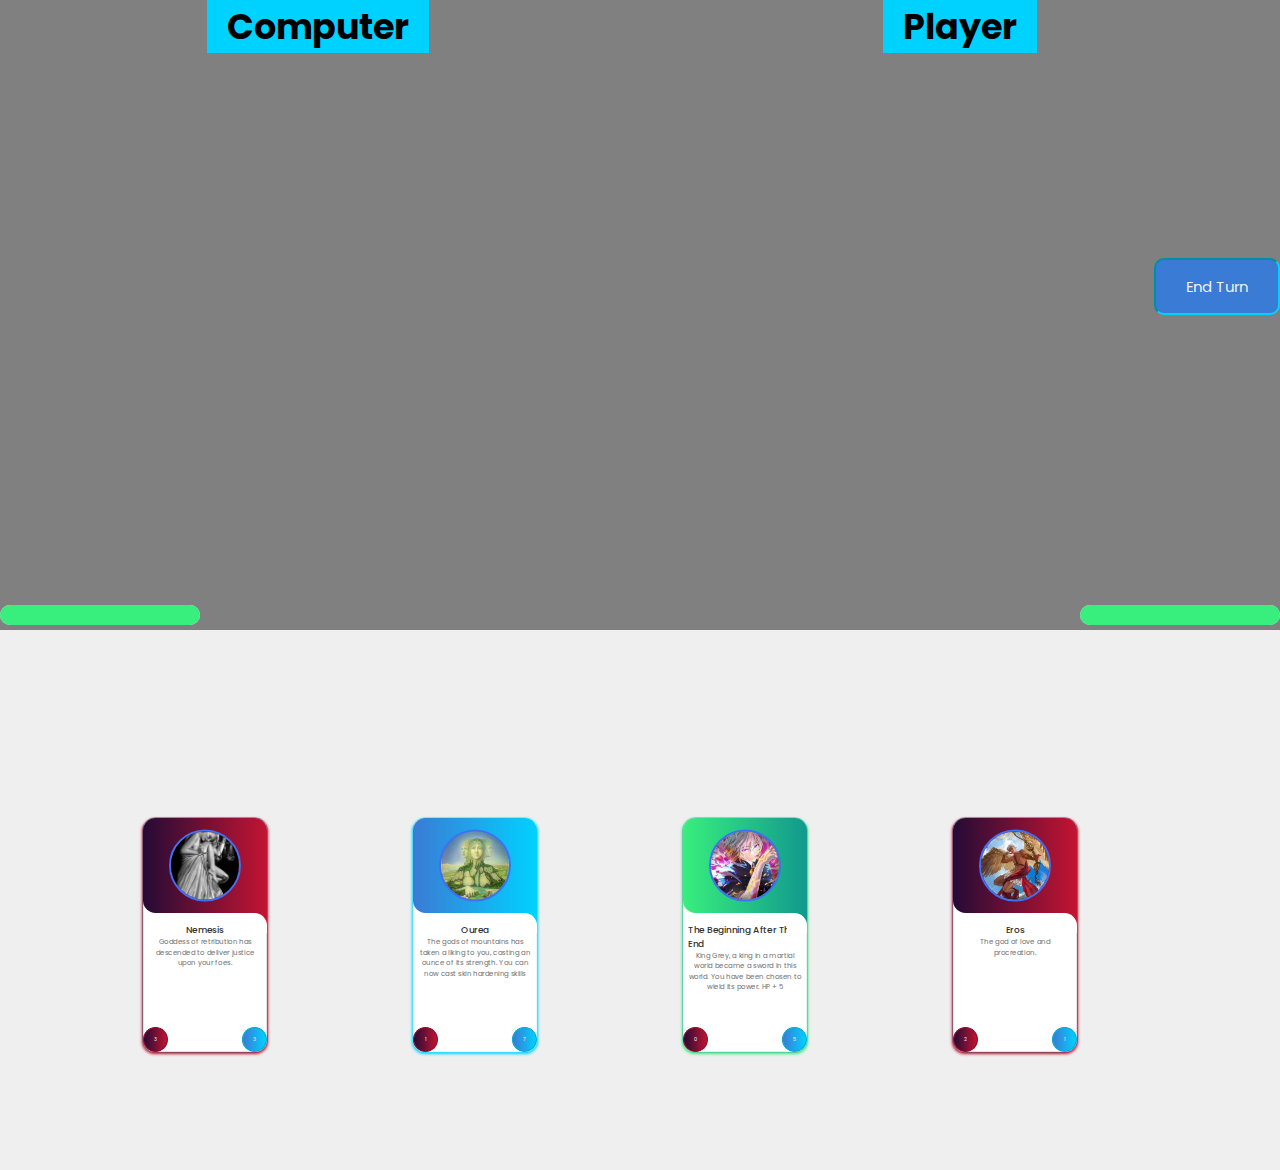
<file: index.html>
<!DOCTYPE html>
<html lang="en">
  <head>
    <meta charset="UTF-8" />
    <meta http-equiv="X-UA-Compatible" content="IE=edge" />
    <meta name="viewport" content="width=device-width, initial-scale=1.0" />
    <title>Document</title>

    <link rel="stylesheet" href="style.css" />

    <!-- Module type allows you to use module syntax -->
    <!-- <script src="./cardsData.js" type="module"></script>
    <script src="./cardGenerator.js" type="module"></script> -->
    <script src="script.js" type="module"></script>
  </head>
  <body>
    <div class="container">
      <div id="character"></div>

      <div id="deck">
        <div id="computer-deck">
          <h1>Computer</h1>
        </div>

        <div class="hp-bar">
          <div class="hp-bar-inner" id="computer-hp"></div>
        </div>
        <div id="player-deck">
          <h1>Player</h1>
        </div>
        <div class="hp-bar">
          <div class="hp-bar-inner" id="player-hp"></div>
        </div>
        <div id="msg"></div>
        <button>End turn</button>
      </div>
      <div id="computer-cards"></div>
      <div id="cards"></div>

      <!-- <div id="left-arrow"><</div>
      <div id="right-arrow">></div> -->
    </div>
  </body>
</html>
</file>
<file: style.css>
@import url('https://fonts.googleapis.com/css2?family=Merriweather:wght@300;400;700&family=Poppins:wght@100;300;500&family=Source+Code+Pro:wght@200;400;600&display=swap');

* {
  padding: 0;
  margin: 0;
  box-sizing: border-box;
  font-family: 'Poppins', sans-serif;
  font-size: 10px;
}

body {
  /* display: flex;
  align-items: center;
  justify-content: center; */
  background-color: #efefef;
  position: relative;
  overflow: hidden;
  height: 100vh;
  width: 100%;
}

.container {
  display: flex;
  flex-direction: column;
  align-items: center;
}

.container h1 {
  font-size: 3.5rem;
}

.buff-msg {
  font-size: 1.8rem;
  color: #efefef;
  text-align: center;
  padding: 1rem;
  border-radius: 15px;
  position: fixed;
  top: 20%;
  letter-spacing: 2px;
  background: linear-gradient(to right, #240b36, #c31432);
  transform: translateX(50%);
}

.player-msg {
  right: 30%;
  top: 30%;
}

#msg {
  position: absolute;
  top: 10%;
}

#character {
  background-color: aquamarine;
}

#cards {
  max-width: 1120px;
  width: 100%;
  display: flex;
  gap: 2rem;
  /* flex-wrap: wrap; */
  position: absolute;
  bottom: -30%;
}

.attack-background {
  background: #c31432;
  background: -webkit-linear-gradient(to right, #240b36, #c31432);
  background: linear-gradient(to right, #240b36, #c31432);
}
.cards-attack {
  border: 1px solid #240b36;
  box-shadow: 0 3px 6px #c31432;
  height: 100%;
  width: 100%;
  border-radius: 5px;
}

.cards-buff {
  border: 1px solid #11998e;
  box-shadow: 0 3px 6px #38ef7d;
  height: 100%;
  width: 100%;
  border-radius: 5px;
}

.buff-background {
  background: #11998e; /* fallback for old browsers */
  background: -webkit-linear-gradient(
    to right,
    #38ef7d,
    #11998e
  ); /* Chrome 10-25, Safari 5.1-6 */
  background: linear-gradient(
    to right,
    #38ef7d,
    #11998e
  ); /* W3C, IE 10+/ Edge, Firefox 16+, Chrome 26+, Opera 12+, Safari 7+ */
}

.defense-background {
  background: #00d2ff; /* fallback for old browsers */
  background: -webkit-linear-gradient(
    to right,
    #3a7bd5,
    #00d2ff
  ); /* Chrome 10-25, Safari 5.1-6 */
  background: linear-gradient(
    to right,
    #3a7bd5,
    #00d2ff
  ); /* W3C, IE 10+/ Edge, Firefox 16+, Chrome 26+, Opera 12+, Safari 7+ */
}

.cards-defense {
  border: 1px solid #00d2ff;
  box-shadow: 0 3px 6px #00d2ff;
  height: 100%;
  width: 100%;
  border-radius: 5px;
}

.wild-card-background {
  background: #3a6186; /* fallback for old browsers */
  background: -webkit-linear-gradient(
    to bottom,
    #89253e,
    #3a6186
  ); /* Chrome 10-25, Safari 5.1-6 */
  background: linear-gradient(
    to bottom,
    #89253e,
    #3a6186
  ); /* W3C, IE 10+/ Edge, Firefox 16+, Chrome 26+, Opera 12+, Safari 7+ */
}

.wild-card {
  border: 1px solid #3a6186;
  box-shadow: 0 3px 6px #3a6186;
  height: 100%;
  width: 100%;
  border-radius: 5px;
}

.slide-content {
  margin: 0 40px;
}

.card {
  width: 250px;
  border-radius: 25px;
  background-color: #fff;
  position: relative;
  height: 470px;
  transform: scale(0.5);
}

.image-content {
  row-gap: 5px;
  position: relative;
  padding: 25px 25px;
}

.image-content,
.card-content {
  display: flex;
  flex-direction: column;
  align-items: center;
  padding: 2rem 1rem;
}

.card-content {
  overflow-y: auto;
}

.card-image {
  position: relative;
  height: 150px;
  width: 150px;
  border-radius: 50%;
  padding: 3px;
}

.card-image .card-img {
  height: 100%;
  width: 100%;
  object-fit: cover;
  border-radius: 50%;
  border: 4px solid #4070f4;
}

.name {
  font-size: 18px;
  font-weight: 500;
  color: #333;
}

.description {
  font-size: 14px;
  color: #707070;
  text-align: center;
  overflow-y: auto;
}

.overlay {
  position: absolute;
  left: 0;
  top: 0;
  height: 100%;
  width: 100%;
  background-color: #4070f4;
  border-radius: 25px 25px 0 25px;
}

.overlay::before,
.overlay::after {
  position: absolute;
  content: '';
  height: 40px;
  width: 40px;
  right: 0;
  bottom: -40px;
  /* background-color: #4070f4; */
  background-color: var(--before-bg-color);
}

.overlay::after {
  border-radius: 0 25px 0 0;
  background-color: #fff;
}

.attack-circle {
  height: 50px;
  width: 50px;
  border-radius: 50%;
  position: absolute;
  bottom: 0;
  z-index: 2;
  border: 2px groove #c31432;
  justify-content: center;
  display: flex;
  align-items: center;
  color: #efefef;
  font-size: 2rem;
}

.defense-circle {
  height: 50px;
  width: 50px;
  border-radius: 50%;
  position: absolute;
  bottom: 0;
  right: 0;
  z-index: 2;
  border: 2px groove #00d2ff;
  justify-content: center;
  display: flex;
  align-items: center;
  color: #efefef;
  font-size: 2rem;
}

.cards-hover:hover {
  transition: all 0.5s;
  cursor: pointer;
  transform: scale(1) rotate(2deg) translateY(-40%);
}

#computer-cards {
  display: none;
}

#deck {
  height: 70vh;
  width: 100%;
  background-color: gray;
  position: relative;
  display: grid;
  grid-template-columns: 1fr 1fr;
  grid-gap: 1px;
  align-content: end;
  overflow: hidden;
}

#computer-deck {
  border-right: 4px solid #00d2ff;
}

#player-deck,
#computer-deck {
  position: relative;
  display: flex;
  justify-content: center;
  flex-wrap: wrap;
  overflow-y: auto;
}
#player-deck > h1,
#computer-deck > h1 {
  position: fixed;
  z-index: 9;
  top: 0;
  background-color: #00d2ff;
  padding: 0 2rem;
}

.hp-bar {
  width: 200px;
  height: 20px;
  background-color: #efefef;
  border-radius: 10px;
  margin-bottom: 5px;
}
.hp-bar:nth-of-type(2) {
  position: absolute;
  z-index: 4;
  bottom: 0;
  right: 0;
}

.hp-bar:nth-of-type(1) {
  position: absolute;
  z-index: 4;
  bottom: 0;
  left: 0;
}

.hp-bar-inner {
  font-size: 1.2rem;
  text-align: center;
  height: 100%;
  background-color: #38ef7d;
  border-radius: 10px;
}

button {
  position: absolute;
  right: 0;
  bottom: 50%;
  padding: 1.5rem 3rem;
  border-radius: 10px;
  font-size: 1.5rem;
  border: 2px inset #00d2ff;
  background-color: #3a7bd5;
  color: #efefef;
  transition: all 0.3s;
}

button:hover {
  transition: all 0.3s;
  transform: translateY(-5px);
  cursor: pointer;
}

.disabled {
  background-color: #707070;
  border: none;
  pointer-events: none;
}

.computer-card {
  height: 50vh !important;
}
</file>
